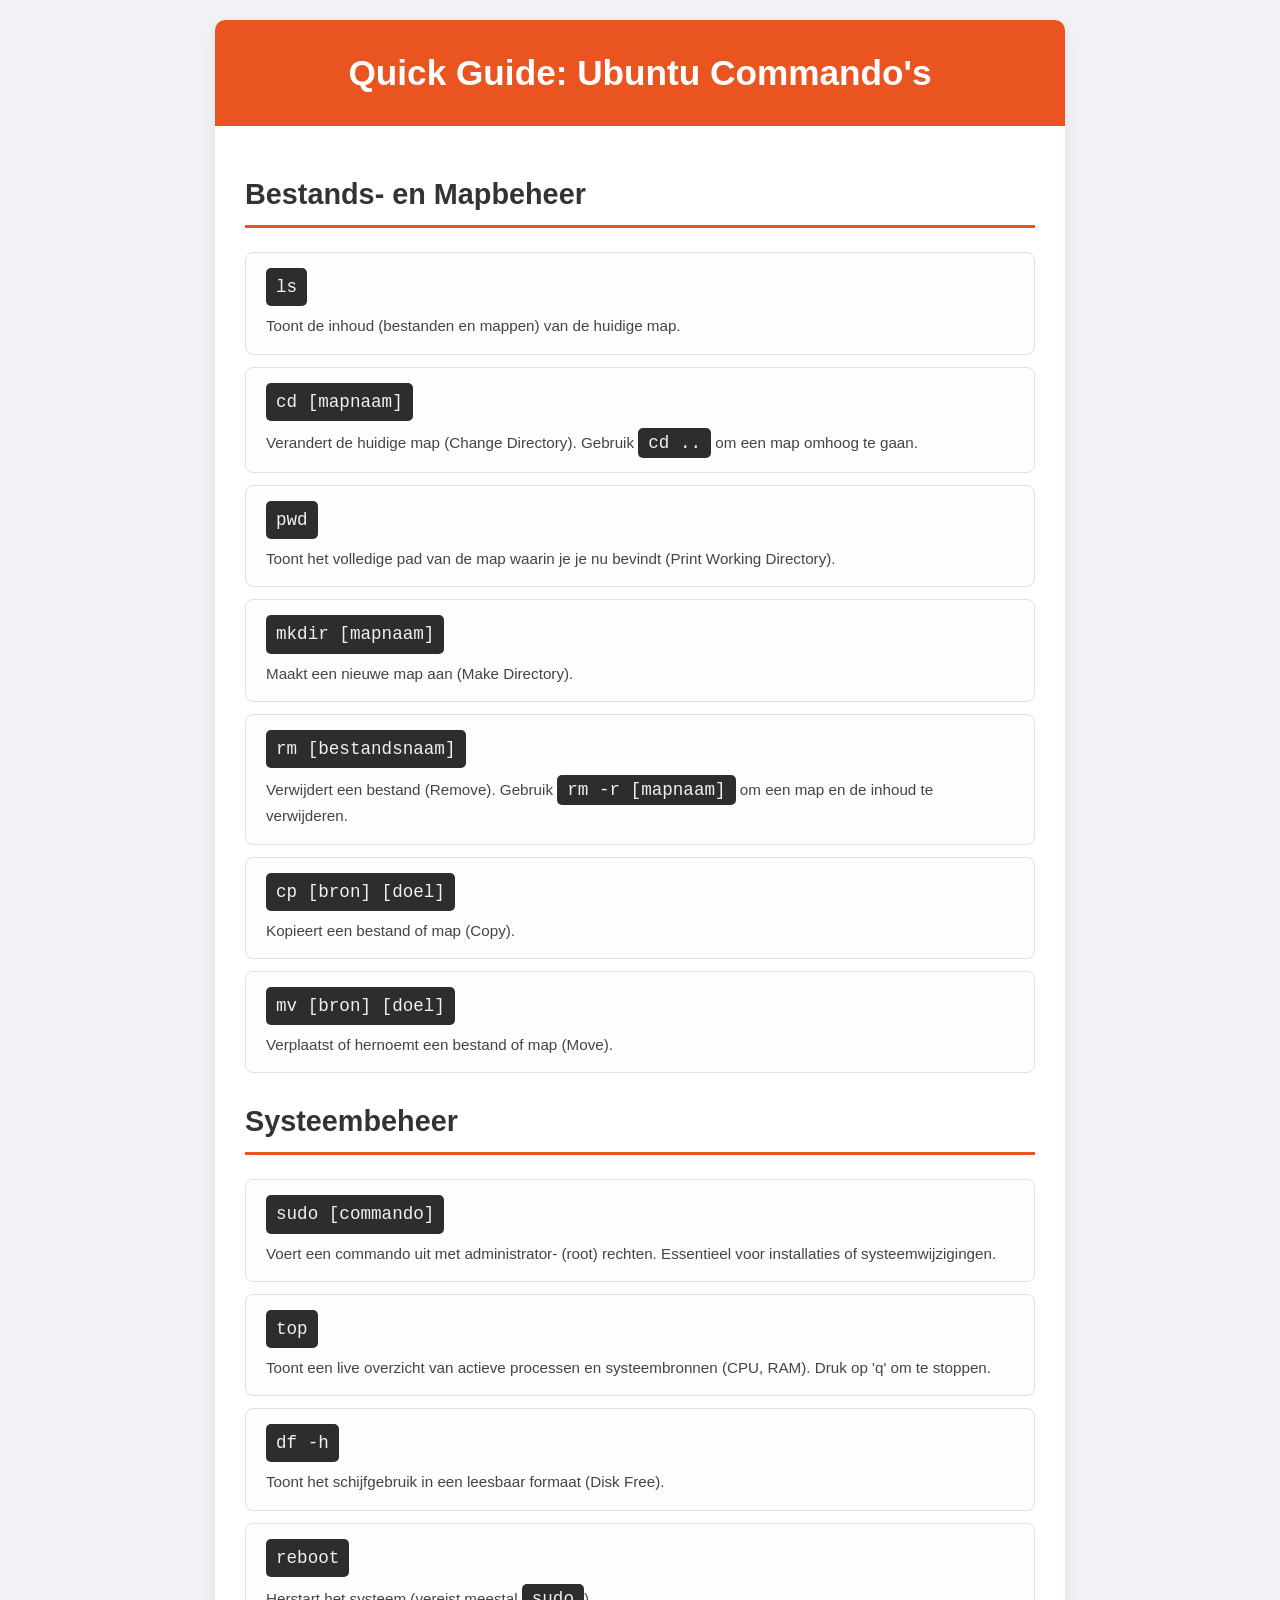
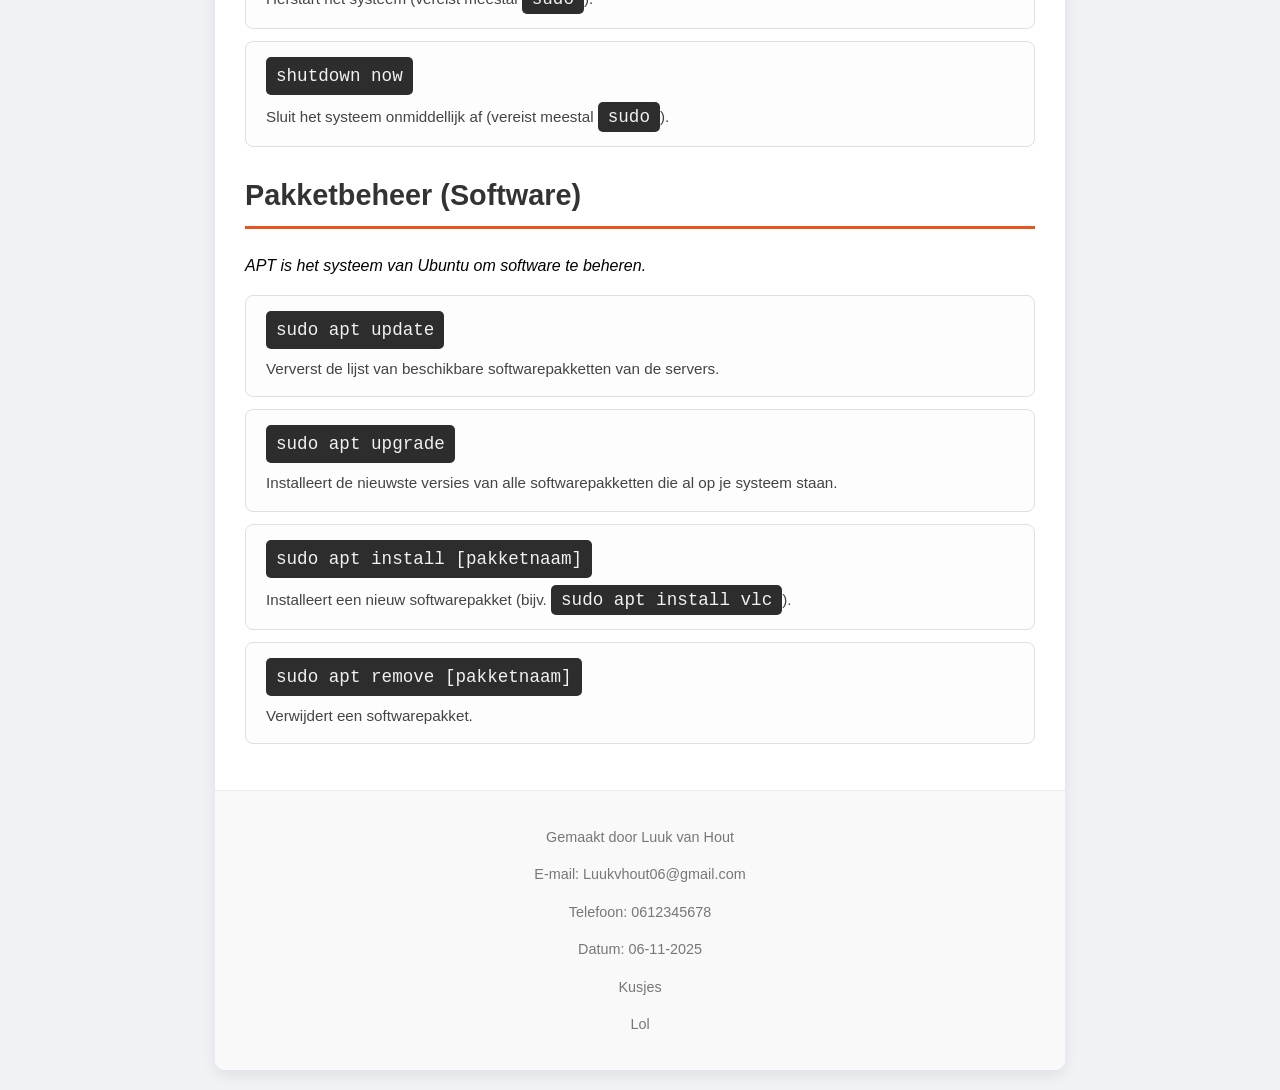
<file: index.html>
<!DOCTYPE html>
<html lang="nl">

<head>
    <meta charset="UTF-8">
    <meta name="viewport" content="width=device-width, initial-scale=1.0">
    <title>Ubuntu Commando Gids</title>
    <link rel="stylesheet" href="style.css">
</head>

<body>

    <div class="container">
        <header>
            <h1>Quick Guide: Ubuntu Commando's</h1>
        </header>

        <main>
            <section class="commando-groep">
                <h2>Bestands- en Mapbeheer</h2>
                <ul>
                    <li>
                        <code>ls</code>
                        <span>Toont de inhoud (bestanden en mappen) van de huidige map.</span>
                    </li>
                    <li>
                        <code>cd [mapnaam]</code>
                        <span>Verandert de huidige map (Change Directory). Gebruik <code>cd ..</code> om een map omhoog
                            te gaan.</span>
                    </li>
                    <li>
                        <code>pwd</code>
                        <span>Toont het volledige pad van de map waarin je je nu bevindt (Print Working
                            Directory).</span>
                    </li>
                    <li>
                        <code>mkdir [mapnaam]</code>
                        <span>Maakt een nieuwe map aan (Make Directory).</span>
                    </li>
                    <li>
                        <code>rm [bestandsnaam]</code>
                        <span>Verwijdert een bestand (Remove). Gebruik <code>rm -r [mapnaam]</code> om een map en de
                            inhoud te verwijderen.</span>
                    </li>
                    <li>
                        <code>cp [bron] [doel]</code>
                        <span>Kopieert een bestand of map (Copy).</span>
                    </li>
                    <li>
                        <code>mv [bron] [doel]</code>
                        <span>Verplaatst of hernoemt een bestand of map (Move).</span>
                    </li>
                </ul>
            </section>

            <section class="commando-groep">
                <h2>Systeembeheer</h2>
                <ul>
                    <li>
                        <code>sudo [commando]</code>
                        <span>Voert een commando uit met administrator- (root) rechten. Essentieel voor installaties of
                            systeemwijzigingen.</span>
                    </li>
                    <li>
                        <code>top</code>
                        <span>Toont een live overzicht van actieve processen en systeembronnen (CPU, RAM). Druk op 'q'
                            om te stoppen.</span>
                    </li>
                    <li>
                        <code>df -h</code>
                        <span>Toont het schijfgebruik in een leesbaar formaat (Disk Free).</span>
                    </li>
                    <li>
                        <code>reboot</code>
                        <span>Herstart het systeem (vereist meestal <code>sudo</code>).</span>
                    </li>
                    <li>
                        <code>shutdown now</code>
                        <span>Sluit het systeem onmiddellijk af (vereist meestal <code>sudo</code>).</span>
                    </li>
                </ul>
            </section>

            <section class="commando-groep">
                <h2>Pakketbeheer (Software)</h2>
                <p>APT is het systeem van Ubuntu om software te beheren.</p>
                <ul>
                    <li>
                        <code>sudo apt update</code>
                        <span>Ververst de lijst van beschikbare softwarepakketten van de servers.</span>
                    </li>
                    <li>
                        <code>sudo apt upgrade</code>
                        <span>Installeert de nieuwste versies van alle softwarepakketten die al op je systeem
                            staan.</span>
                    </li>
                    <li>
                        <code>sudo apt install [pakketnaam]</code>
                        <span>Installeert een nieuw softwarepakket (bijv. <code>sudo apt install vlc</code>).</span>
                    </li>
                    <li>
                        <code>sudo apt remove [pakketnaam]</code>
                        <span>Verwijdert een softwarepakket.</span>
                    </li>
                </ul>
            </section>
        </main>

        <footer>
            <p>Gemaakt door Luuk van Hout</p>
            <p>E-mail: Luukvhout06@gmail.com</p>
            <p>Telefoon: 0612345678</p>
            <p>Datum: 06-11-2025</p>
            <p>Kusjes</p>
            <p>Lol</p>
        </footer>
    </div>

</body>

</html>
</file>
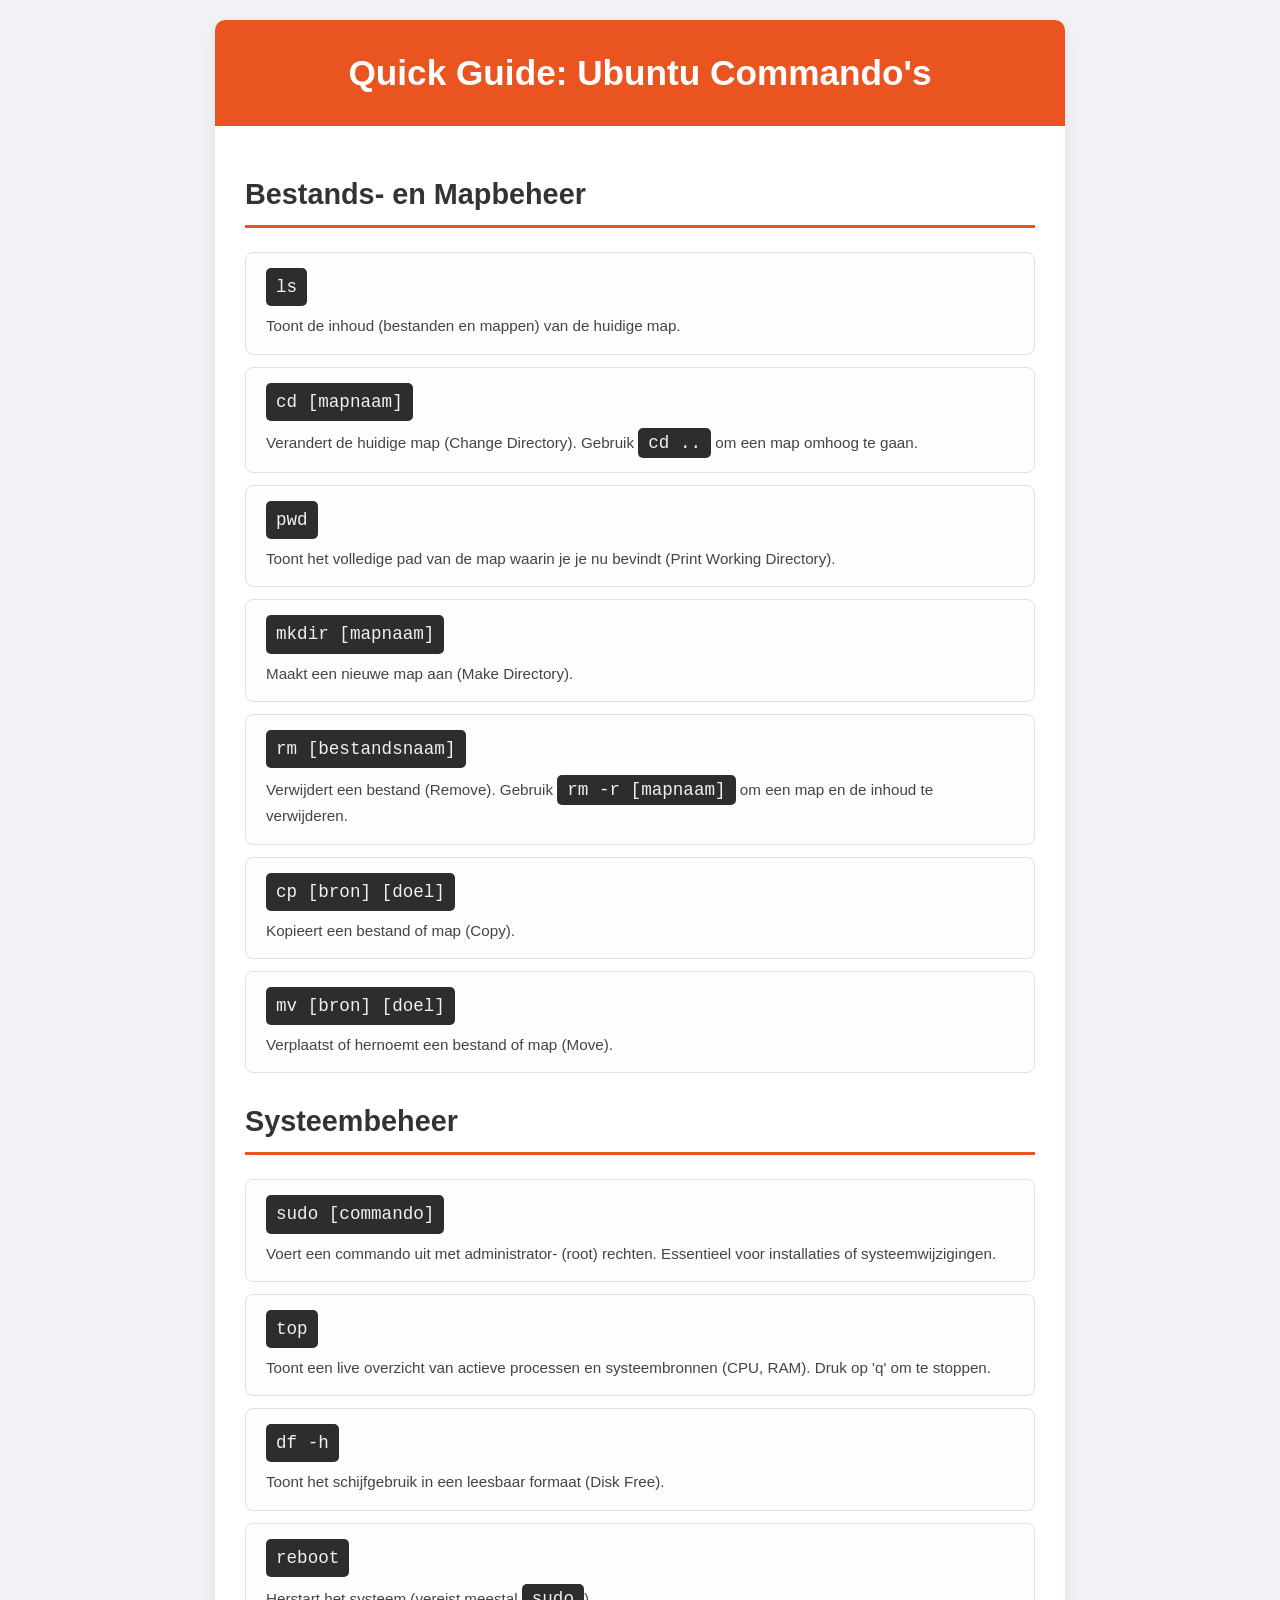
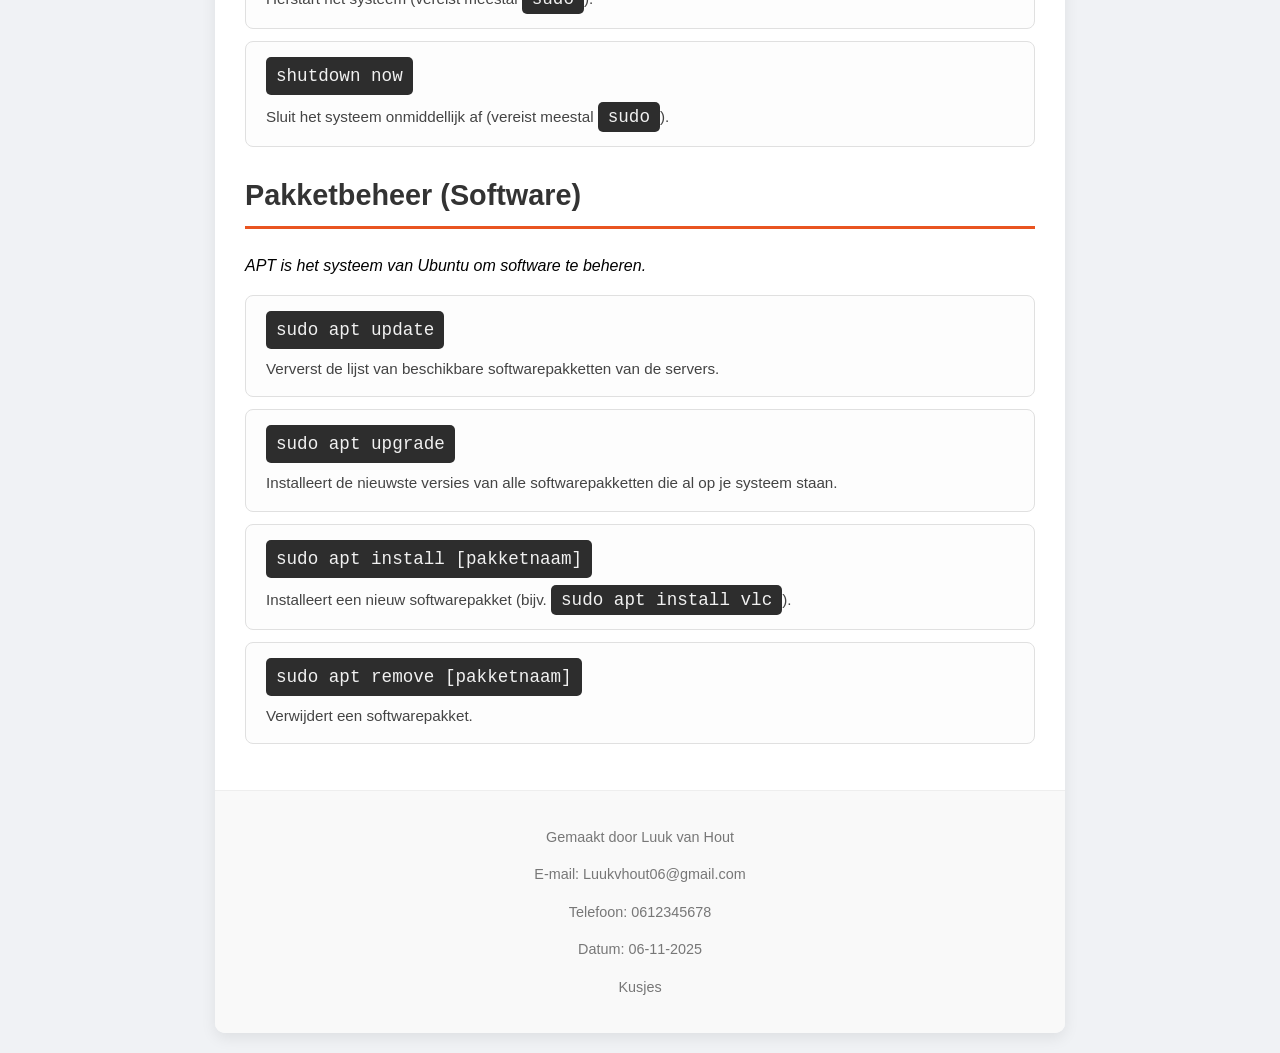
<file: Ubuntu.html>
<!DOCTYPE html>
<html lang="nl">

<head>
    <meta charset="UTF-8">
    <meta name="viewport" content="width=device-width, initial-scale=1.0">
    <title>Ubuntu Commando Gids</title>
    <link rel="stylesheet" href="style.css">
</head>

<body>

    <div class="container">
        <header>
            <h1>Quick Guide: Ubuntu Commando's</h1>
        </header>

        <main>
            <section class="commando-groep">
                <h2>Bestands- en Mapbeheer</h2>
                <ul>
                    <li>
                        <code>ls</code>
                        <span>Toont de inhoud (bestanden en mappen) van de huidige map.</span>
                    </li>
                    <li>
                        <code>cd [mapnaam]</code>
                        <span>Verandert de huidige map (Change Directory). Gebruik <code>cd ..</code> om een map omhoog
                            te gaan.</span>
                    </li>
                    <li>
                        <code>pwd</code>
                        <span>Toont het volledige pad van de map waarin je je nu bevindt (Print Working
                            Directory).</span>
                    </li>
                    <li>
                        <code>mkdir [mapnaam]</code>
                        <span>Maakt een nieuwe map aan (Make Directory).</span>
                    </li>
                    <li>
                        <code>rm [bestandsnaam]</code>
                        <span>Verwijdert een bestand (Remove). Gebruik <code>rm -r [mapnaam]</code> om een map en de
                            inhoud te verwijderen.</span>
                    </li>
                    <li>
                        <code>cp [bron] [doel]</code>
                        <span>Kopieert een bestand of map (Copy).</span>
                    </li>
                    <li>
                        <code>mv [bron] [doel]</code>
                        <span>Verplaatst of hernoemt een bestand of map (Move).</span>
                    </li>
                </ul>
            </section>

            <section class="commando-groep">
                <h2>Systeembeheer</h2>
                <ul>
                    <li>
                        <code>sudo [commando]</code>
                        <span>Voert een commando uit met administrator- (root) rechten. Essentieel voor installaties of
                            systeemwijzigingen.</span>
                    </li>
                    <li>
                        <code>top</code>
                        <span>Toont een live overzicht van actieve processen en systeembronnen (CPU, RAM). Druk op 'q'
                            om te stoppen.</span>
                    </li>
                    <li>
                        <code>df -h</code>
                        <span>Toont het schijfgebruik in een leesbaar formaat (Disk Free).</span>
                    </li>
                    <li>
                        <code>reboot</code>
                        <span>Herstart het systeem (vereist meestal <code>sudo</code>).</span>
                    </li>
                    <li>
                        <code>shutdown now</code>
                        <span>Sluit het systeem onmiddellijk af (vereist meestal <code>sudo</code>).</span>
                    </li>
                </ul>
            </section>

            <section class="commando-groep">
                <h2>Pakketbeheer (Software)</h2>
                <p>APT is het systeem van Ubuntu om software te beheren.</p>
                <ul>
                    <li>
                        <code>sudo apt update</code>
                        <span>Ververst de lijst van beschikbare softwarepakketten van de servers.</span>
                    </li>
                    <li>
                        <code>sudo apt upgrade</code>
                        <span>Installeert de nieuwste versies van alle softwarepakketten die al op je systeem
                            staan.</span>
                    </li>
                    <li>
                        <code>sudo apt install [pakketnaam]</code>
                        <span>Installeert een nieuw softwarepakket (bijv. <code>sudo apt install vlc</code>).</span>
                    </li>
                    <li>
                        <code>sudo apt remove [pakketnaam]</code>
                        <span>Verwijdert een softwarepakket.</span>
                    </li>
                </ul>
            </section>
        </main>

        <footer>
            <p>Gemaakt door Luuk van Hout</p>
            <p>E-mail: Luukvhout06@gmail.com</p>
            <p>Telefoon: 0612345678</p>
            <p>Datum: 06-11-2025</p>
            <p>Kusjes</p>
        </footer>
    </div>

</body>

</html>
</file>
<file: style.css>
/* Algemene stijlen */
body {
    font-family: -apple-system, BlinkMacSystemFont, "Segoe UI", Roboto, Helvetica, Arial, sans-serif;
    background-color: #f0f2f5;
    color: #333;
    line-height: 1.6;
    margin: 0;
    padding: 20px;
}

/* Container voor de inhoud */
.container {
    max-width: 850px;
    margin: 0 auto;
    background-color: #ffffff;
    border-radius: 10px;
    box-shadow: 0 5px 15px rgba(0, 0, 0, 0.08);
    overflow: hidden; 
}

/* Header styling */
header {
    background-color: #E95420; 
    color: rgb(255, 255, 255);
    padding: 25px 30px;
    text-align: center;
}

header h1 {
    margin: 0;
    font-size: 2.2rem;
    font-weight: 600;
}

/* Hoofdinhoud */
main {
    padding: 20px 30px 30px 30px;
}

.commando-groep h2 {
    font-family: 'Ubuntu', sans-serif; 
    color: #333;
    border-bottom: 3px solid #E95420; 
    padding-bottom: 8px;
    margin-top: 25px;
    font-size: 1.8rem;
}

.commando-groep p {
    font-style: italic;
    color: #000000;
    margin-bottom: 15px;
}

/* Lijst-styling */
ul {
    list-style-type: none;
    padding-left: 0;
}

ul li {
    background-color: #fdfdfd;
    border: 1px solid #e0e0e0;
    padding: 15px 20px;
    margin-bottom: 12px;
    border-radius: 8px;
    
    
    display: flex;
    flex-direction: column; 
    gap: 8px;
}

/* Styling voor het commando zelf */
code {
    font-family: "SFMono-Regular", Consolas, "Liberation Mono", Menlo, Courier, monospace;
    background-color: #2d2d2d; 
    color: #f1f1f1; 
    padding: 5px 10px;
    border-radius: 5px;
    font-size: 1.1rem;
    white-space: nowrap; 
    align-self: flex-start; 
}

ul li span {
    color: #444;
    font-size: 0.95rem;
}

/* Footer */
footer {
    text-align: center;
    padding: 20px;
    background-color: #f9f9f9;
    border-top: 1px solid #eee;
    color: #777;
    font-size: 0.9rem;
}
</file>
